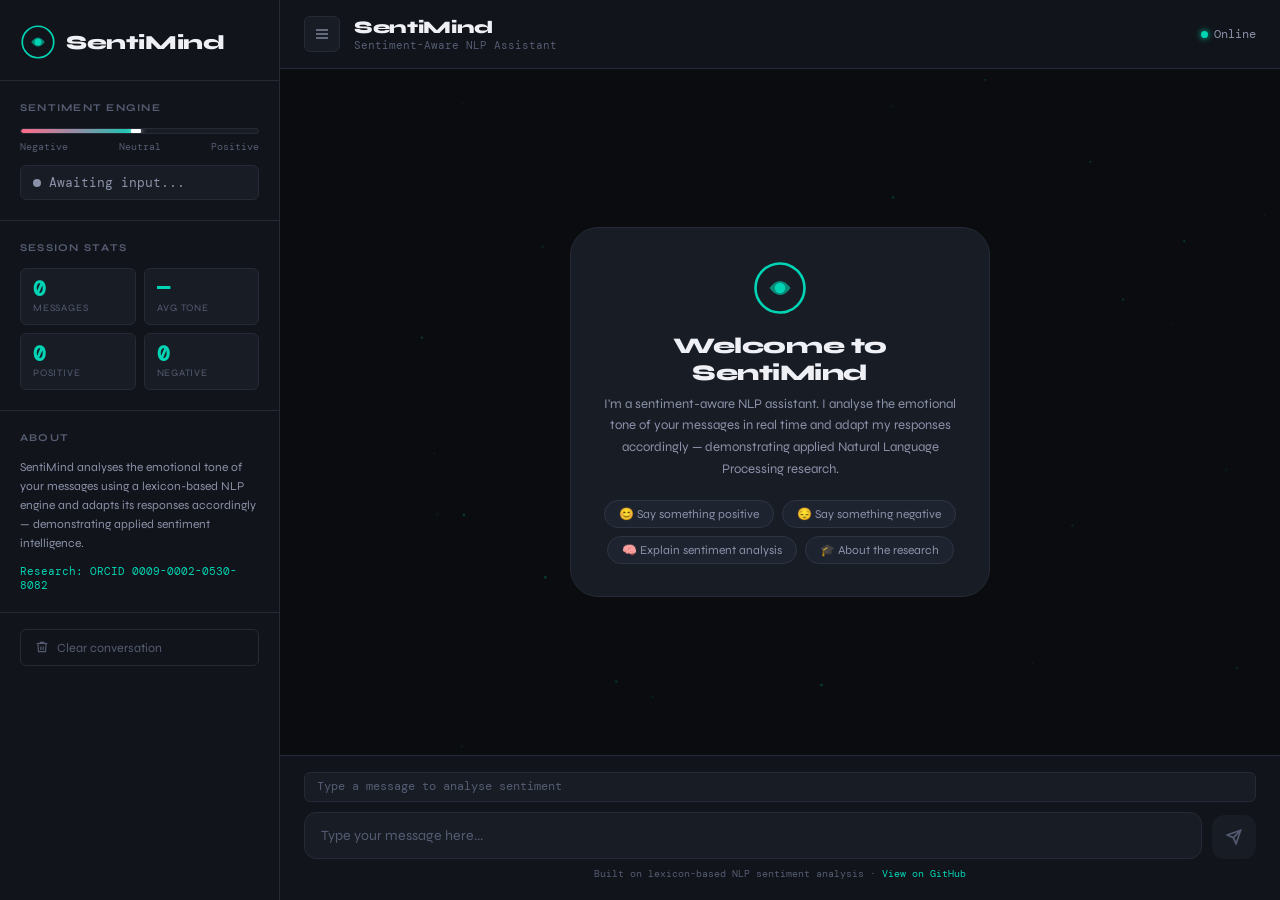
<file: index.html>
<!DOCTYPE html>
<html lang="en">
<head>
  <meta charset="UTF-8" />
  <meta name="viewport" content="width=device-width, initial-scale=1.0" />
  <title>SentiMind — Sentiment-Aware NLP Chatbot</title>
  <link rel="stylesheet" href="style.css" />
  <link href="https://fonts.googleapis.com/css2?family=Syne:wght@400;600;700;800&family=DM+Mono:wght@300;400;500&display=swap" rel="stylesheet" />
</head>
<body>

  <!-- Background canvas for particle effect -->
  <canvas id="bg-canvas"></canvas>

  <div class="app-shell">

    <!-- SIDEBAR -->
    <aside class="sidebar">
      <div class="sidebar-brand">
        <div class="brand-icon">
          <svg viewBox="0 0 32 32" fill="none" xmlns="http://www.w3.org/2000/svg">
            <circle cx="16" cy="16" r="14" stroke="currentColor" stroke-width="1.5"/>
            <path d="M10 16 Q16 8 22 16 Q16 24 10 16Z" fill="currentColor" opacity="0.6"/>
            <circle cx="16" cy="16" r="3" fill="currentColor"/>
          </svg>
        </div>
        <span class="brand-name">SentiMind</span>
      </div>

      <div class="sidebar-section">
        <p class="sidebar-label">Sentiment Engine</p>
        <div class="sentiment-gauge" id="sentiment-gauge">
          <div class="gauge-track">
            <div class="gauge-fill" id="gauge-fill"></div>
          </div>
          <div class="gauge-labels">
            <span>Negative</span>
            <span>Neutral</span>
            <span>Positive</span>
          </div>
        </div>
        <div class="sentiment-badge" id="sentiment-badge">
          <span class="badge-dot" id="badge-dot"></span>
          <span id="badge-label">Awaiting input...</span>
        </div>
      </div>

      <div class="sidebar-section">
        <p class="sidebar-label">Session Stats</p>
        <div class="stats-grid">
          <div class="stat-item">
            <span class="stat-value" id="stat-messages">0</span>
            <span class="stat-key">Messages</span>
          </div>
          <div class="stat-item">
            <span class="stat-value" id="stat-sentiment">—</span>
            <span class="stat-key">Avg Tone</span>
          </div>
          <div class="stat-item">
            <span class="stat-value" id="stat-positive">0</span>
            <span class="stat-key">Positive</span>
          </div>
          <div class="stat-item">
            <span class="stat-value" id="stat-negative">0</span>
            <span class="stat-key">Negative</span>
          </div>
        </div>
      </div>

      <div class="sidebar-section">
        <p class="sidebar-label">About</p>
        <p class="sidebar-about">
          SentiMind analyses the emotional tone of your messages using a lexicon-based NLP engine and adapts its responses accordingly — demonstrating applied sentiment intelligence.
        </p>
        <p class="sidebar-research">
          <a href="https://orcid.org/0009-0002-0530-8082" target="_blank">Research: ORCID 0009-0002-0530-8082</a>
        </p>
      </div>

      <button class="clear-btn" id="clear-btn">
        <svg viewBox="0 0 24 24" fill="none" stroke="currentColor" stroke-width="2"><polyline points="3 6 5 6 21 6"/><path d="M19 6l-1 14H6L5 6"/><path d="M10 11v6M14 11v6"/><path d="M9 6V4h6v2"/></svg>
        Clear conversation
      </button>
    </aside>

    <!-- MAIN CHAT AREA -->
    <main class="chat-main">

      <header class="chat-header">
        <div class="header-left">
          <button class="sidebar-toggle" id="sidebar-toggle">
            <svg viewBox="0 0 24 24" fill="none" stroke="currentColor" stroke-width="2"><line x1="3" y1="6" x2="21" y2="6"/><line x1="3" y1="12" x2="21" y2="12"/><line x1="3" y1="18" x2="21" y2="18"/></svg>
          </button>
          <div class="header-title">
            <h1>SentiMind</h1>
            <span class="header-subtitle">Sentiment-Aware NLP Assistant</span>
          </div>
        </div>
        <div class="header-status">
          <span class="status-dot"></span>
          <span>Online</span>
        </div>
      </header>

      <div class="chat-messages" id="chat-messages">
        <!-- Welcome message injected by JS -->
      </div>

      <!-- Typing indicator -->
      <div class="typing-indicator" id="typing-indicator">
        <div class="typing-bubble">
          <span></span><span></span><span></span>
        </div>
        <span class="typing-text">SentiMind is thinking...</span>
      </div>

      <div class="chat-input-area">
        <div class="sentiment-preview" id="sentiment-preview">
          <span id="preview-label">Type a message to analyse sentiment</span>
        </div>
        <div class="input-row">
          <textarea
            id="user-input"
            placeholder="Type your message here..."
            rows="1"
            maxlength="500"
          ></textarea>
          <button class="send-btn" id="send-btn" disabled>
            <svg viewBox="0 0 24 24" fill="none" stroke="currentColor" stroke-width="2.5">
              <line x1="22" y1="2" x2="11" y2="13"/>
              <polygon points="22 2 15 22 11 13 2 9 22 2"/>
            </svg>
          </button>
        </div>
        <p class="input-hint">Built on lexicon-based NLP sentiment analysis · <a href="https://github.com/JulietChinenyeDuru/chatbot" target="_blank">View on GitHub</a></p>
      </div>

    </main>
  </div>

  <script src="sentiment.js"></script>
  <script src="chatbot.js"></script>
  <script src="app.js"></script>
</body>
</html>
</file>
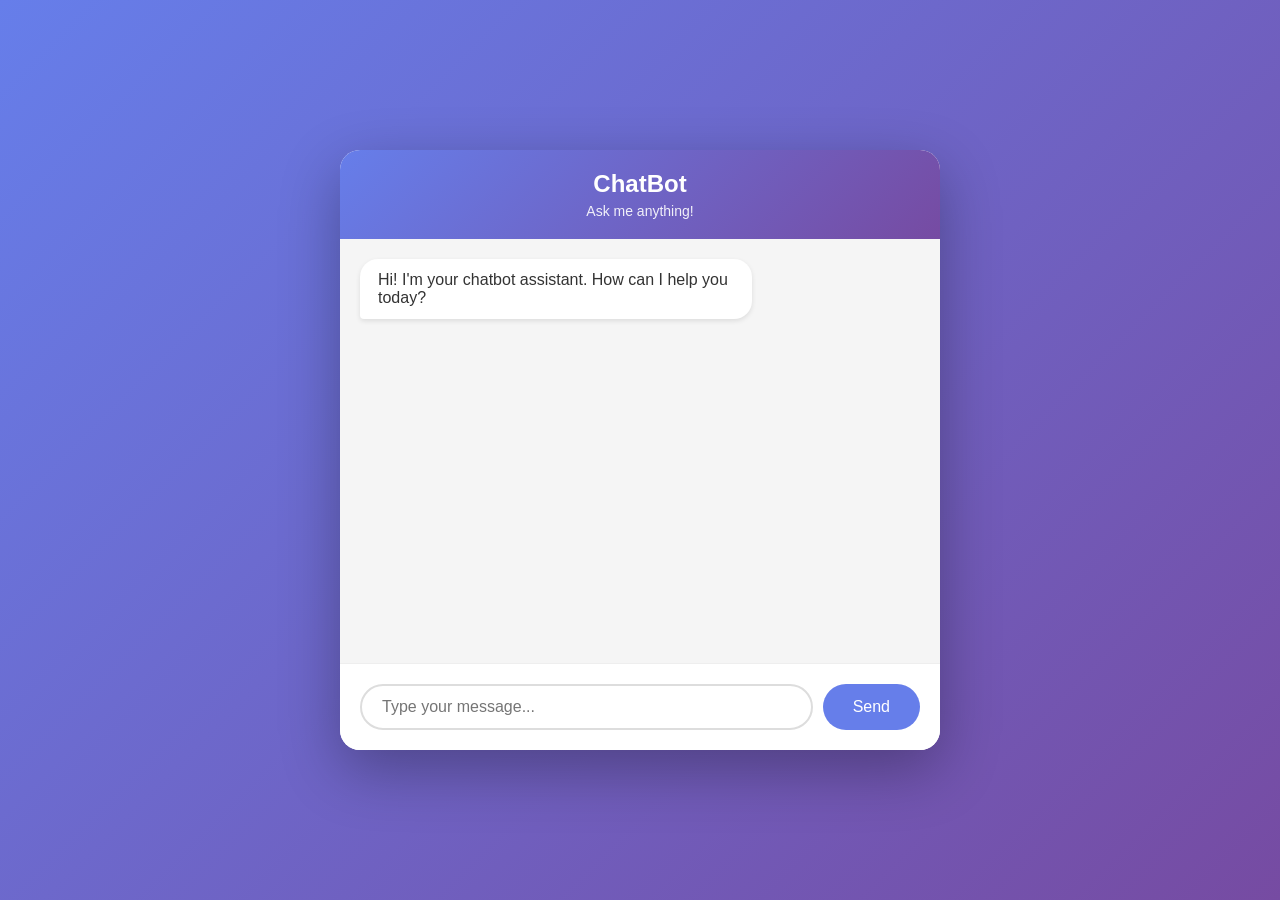
<file: chatbot/index.html>
<!DOCTYPE html>
<html lang="en">
<head>
    <meta charset="UTF-8">
    <meta name="viewport" content="width=device-width, initial-scale=1.0">
    <title>ChatBot</title>
    <link rel="stylesheet" href="style.css">
</head>
<body>
    <div class="chat-container">
        <div class="chat-header">
            <h2>ChatBot</h2>
            <p>Ask me anything!</p>
        </div>
        <div class="chat-messages" id="chatMessages">
            <div class="message bot-message">
                <p>Hi! I'm your chatbot assistant. How can I help you today?</p>
            </div>
        </div>
        <div class="chat-input">
            <input type="text" id="userInput" placeholder="Type your message..." />
            <button id="sendBtn">Send</button>
        </div>
    </div>
    <script src="script.js"></script>
</body>
</html>
</file>
<file: style.css>
/* =============================================================
   SENTIMIND — Sentiment-Aware NLP Chatbot
   Author: Juliet Chinenye Duru
   ============================================================= */

/* ── TOKENS ─────────────────────────────────────────────────── */
:root {
  --bg-base:        #0a0c10;
  --bg-surface:     #11141a;
  --bg-card:        #181c25;
  --bg-hover:       #1e2330;
  --border:         #252a36;
  --border-light:   #2e3444;

  --text-primary:   #eef0f5;
  --text-secondary: #8b91a8;
  --text-muted:     #555c72;

  --accent-teal:    #00d4b4;
  --accent-teal-dim:#00a88f;
  --accent-amber:   #f5a623;
  --accent-rose:    #ff6b8a;
  --accent-violet:  #9b72f5;

  --positive:       #00d4b4;
  --neutral:        #8b91a8;
  --negative:       #ff6b8a;

  --font-display:   'Syne', sans-serif;
  --font-mono:      'DM Mono', monospace;

  --radius-sm:      6px;
  --radius-md:      12px;
  --radius-lg:      20px;
  --radius-xl:      28px;

  --shadow-sm:      0 2px 8px rgba(0,0,0,0.3);
  --shadow-md:      0 8px 32px rgba(0,0,0,0.4);
  --shadow-glow:    0 0 24px rgba(0, 212, 180, 0.15);

  --sidebar-w:      280px;
  --transition:     0.2s ease;
}

/* ── RESET ───────────────────────────────────────────────────── */
*, *::before, *::after { box-sizing: border-box; margin: 0; padding: 0; }
html, body { height: 100%; overflow: hidden; }

body {
  font-family: var(--font-display);
  background: var(--bg-base);
  color: var(--text-primary);
  position: relative;
}

a { color: var(--accent-teal); text-decoration: none; }
a:hover { text-decoration: underline; }

/* ── BACKGROUND CANVAS ───────────────────────────────────────── */
#bg-canvas {
  position: fixed;
  inset: 0;
  pointer-events: none;
  z-index: 0;
  opacity: 0.4;
}

/* ── APP SHELL ───────────────────────────────────────────────── */
.app-shell {
  position: relative;
  z-index: 1;
  display: flex;
  height: 100vh;
  overflow: hidden;
}

/* ── SIDEBAR ─────────────────────────────────────────────────── */
.sidebar {
  width: var(--sidebar-w);
  flex-shrink: 0;
  background: var(--bg-surface);
  border-right: 1px solid var(--border);
  display: flex;
  flex-direction: column;
  gap: 0;
  overflow-y: auto;
  overflow-x: hidden;
  transition: transform var(--transition), width var(--transition);
  scrollbar-width: thin;
  scrollbar-color: var(--border) transparent;
}

.sidebar.collapsed {
  width: 0;
  overflow: hidden;
}

.sidebar-brand {
  display: flex;
  align-items: center;
  gap: 10px;
  padding: 24px 20px 20px;
  border-bottom: 1px solid var(--border);
}

.brand-icon {
  width: 36px;
  height: 36px;
  color: var(--accent-teal);
  flex-shrink: 0;
}

.brand-name {
  font-size: 1.25rem;
  font-weight: 800;
  letter-spacing: -0.02em;
  color: var(--text-primary);
}

.sidebar-section {
  padding: 20px;
  border-bottom: 1px solid var(--border);
}

.sidebar-label {
  font-size: 0.65rem;
  font-weight: 700;
  letter-spacing: 0.12em;
  text-transform: uppercase;
  color: var(--text-muted);
  margin-bottom: 14px;
}

/* Sentiment gauge */
.sentiment-gauge {
  margin-bottom: 12px;
}

.gauge-track {
  height: 6px;
  background: var(--bg-card);
  border-radius: 999px;
  overflow: hidden;
  margin-bottom: 6px;
  border: 1px solid var(--border);
}

.gauge-fill {
  height: 100%;
  width: 50%;
  border-radius: 999px;
  background: linear-gradient(90deg, var(--negative), var(--neutral), var(--positive));
  transition: width 0.6s cubic-bezier(0.34, 1.56, 0.64, 1);
  position: relative;
}

.gauge-fill::after {
  content: '';
  position: absolute;
  right: -1px;
  top: 50%;
  transform: translateY(-50%);
  width: 10px;
  height: 10px;
  border-radius: 50%;
  background: white;
  box-shadow: 0 0 6px rgba(255,255,255,0.6);
}

.gauge-labels {
  display: flex;
  justify-content: space-between;
  font-size: 0.6rem;
  font-family: var(--font-mono);
  color: var(--text-muted);
}

.sentiment-badge {
  display: flex;
  align-items: center;
  gap: 8px;
  padding: 8px 12px;
  background: var(--bg-card);
  border-radius: var(--radius-sm);
  border: 1px solid var(--border);
  font-size: 0.8rem;
  font-family: var(--font-mono);
  color: var(--text-secondary);
  transition: all var(--transition);
}

.badge-dot {
  width: 8px;
  height: 8px;
  border-radius: 50%;
  background: var(--neutral);
  flex-shrink: 0;
  transition: background 0.4s ease, box-shadow 0.4s ease;
}

.badge-dot.positive { background: var(--positive); box-shadow: 0 0 8px var(--positive); }
.badge-dot.negative { background: var(--negative); box-shadow: 0 0 8px var(--negative); }
.badge-dot.neutral  { background: var(--neutral); }

/* Stats grid */
.stats-grid {
  display: grid;
  grid-template-columns: 1fr 1fr;
  gap: 8px;
}

.stat-item {
  background: var(--bg-card);
  border: 1px solid var(--border);
  border-radius: var(--radius-sm);
  padding: 10px 12px;
  display: flex;
  flex-direction: column;
  gap: 2px;
}

.stat-value {
  font-size: 1.3rem;
  font-weight: 700;
  color: var(--accent-teal);
  font-family: var(--font-mono);
  line-height: 1;
}

.stat-key {
  font-size: 0.62rem;
  text-transform: uppercase;
  letter-spacing: 0.08em;
  color: var(--text-muted);
}

/* About section */
.sidebar-about {
  font-size: 0.75rem;
  line-height: 1.6;
  color: var(--text-secondary);
  margin-bottom: 10px;
}

.sidebar-research {
  font-size: 0.7rem;
  font-family: var(--font-mono);
}

/* Clear button */
.clear-btn {
  margin: 16px 20px 24px;
  display: flex;
  align-items: center;
  gap: 8px;
  padding: 10px 14px;
  background: transparent;
  border: 1px solid var(--border);
  border-radius: var(--radius-sm);
  color: var(--text-muted);
  font-family: var(--font-display);
  font-size: 0.78rem;
  cursor: pointer;
  transition: all var(--transition);
}

.clear-btn svg { width: 14px; height: 14px; }
.clear-btn:hover { border-color: var(--accent-rose); color: var(--accent-rose); background: rgba(255,107,138,0.05); }

/* ── CHAT MAIN ───────────────────────────────────────────────── */
.chat-main {
  flex: 1;
  display: flex;
  flex-direction: column;
  overflow: hidden;
  min-width: 0;
}

/* Header */
.chat-header {
  display: flex;
  align-items: center;
  justify-content: space-between;
  padding: 16px 24px;
  border-bottom: 1px solid var(--border);
  background: var(--bg-surface);
  flex-shrink: 0;
}

.header-left {
  display: flex;
  align-items: center;
  gap: 14px;
}

.sidebar-toggle {
  width: 36px;
  height: 36px;
  background: var(--bg-card);
  border: 1px solid var(--border);
  border-radius: var(--radius-sm);
  display: flex;
  align-items: center;
  justify-content: center;
  cursor: pointer;
  color: var(--text-secondary);
  transition: all var(--transition);
}
.sidebar-toggle:hover { border-color: var(--accent-teal); color: var(--accent-teal); }
.sidebar-toggle svg { width: 16px; height: 16px; }

.header-title h1 {
  font-size: 1.1rem;
  font-weight: 800;
  letter-spacing: -0.02em;
}

.header-subtitle {
  font-size: 0.7rem;
  color: var(--text-muted);
  font-family: var(--font-mono);
  display: block;
}

.header-status {
  display: flex;
  align-items: center;
  gap: 6px;
  font-size: 0.75rem;
  color: var(--text-secondary);
  font-family: var(--font-mono);
}

.status-dot {
  width: 7px;
  height: 7px;
  border-radius: 50%;
  background: var(--positive);
  box-shadow: 0 0 6px var(--positive);
  animation: pulse 2s infinite;
}

@keyframes pulse {
  0%, 100% { opacity: 1; }
  50% { opacity: 0.4; }
}

/* Messages area */
.chat-messages {
  flex: 1;
  overflow-y: auto;
  padding: 24px;
  display: flex;
  flex-direction: column;
  gap: 16px;
  scrollbar-width: thin;
  scrollbar-color: var(--border) transparent;
}

/* Message bubbles */
.message {
  display: flex;
  flex-direction: column;
  max-width: 72%;
  animation: messageIn 0.3s cubic-bezier(0.34, 1.56, 0.64, 1) both;
}

@keyframes messageIn {
  from { opacity: 0; transform: translateY(12px) scale(0.96); }
  to   { opacity: 1; transform: translateY(0) scale(1); }
}

.message.user { align-self: flex-end; align-items: flex-end; }
.message.bot  { align-self: flex-start; align-items: flex-start; }

.message-bubble {
  padding: 12px 16px;
  border-radius: var(--radius-lg);
  font-size: 0.88rem;
  line-height: 1.65;
  position: relative;
}

.message.user .message-bubble {
  background: var(--accent-teal);
  color: #050f0d;
  border-bottom-right-radius: var(--radius-sm);
  font-weight: 500;
}

.message.bot .message-bubble {
  background: var(--bg-card);
  color: var(--text-primary);
  border: 1px solid var(--border);
  border-bottom-left-radius: var(--radius-sm);
}

/* Sentiment tag on user messages */
.sentiment-tag {
  font-size: 0.62rem;
  font-family: var(--font-mono);
  padding: 2px 8px;
  border-radius: 999px;
  margin-top: 5px;
  font-weight: 500;
  letter-spacing: 0.04em;
  display: inline-flex;
  align-items: center;
  gap: 4px;
}

.sentiment-tag.positive { background: rgba(0,212,180,0.12); color: var(--positive); border: 1px solid rgba(0,212,180,0.25); }
.sentiment-tag.negative { background: rgba(255,107,138,0.12); color: var(--negative); border: 1px solid rgba(255,107,138,0.25); }
.sentiment-tag.neutral  { background: rgba(139,145,168,0.12); color: var(--neutral);  border: 1px solid rgba(139,145,168,0.25); }

.message-time {
  font-size: 0.6rem;
  color: var(--text-muted);
  font-family: var(--font-mono);
  margin-top: 4px;
  padding: 0 4px;
}

/* Score breakdown on bot messages */
.score-breakdown {
  margin-top: 8px;
  padding: 8px 12px;
  background: var(--bg-hover);
  border-radius: var(--radius-sm);
  border: 1px solid var(--border-light);
  font-size: 0.7rem;
  font-family: var(--font-mono);
  color: var(--text-secondary);
}

.score-row {
  display: flex;
  align-items: center;
  gap: 8px;
  margin-bottom: 4px;
}
.score-row:last-child { margin-bottom: 0; }

.score-bar-bg {
  flex: 1;
  height: 4px;
  background: var(--bg-base);
  border-radius: 999px;
  overflow: hidden;
}

.score-bar {
  height: 100%;
  border-radius: 999px;
  transition: width 0.5s ease;
}

.score-bar.pos { background: var(--positive); }
.score-bar.neg { background: var(--negative); }
.score-bar.neu { background: var(--neutral); }

.score-label { width: 52px; color: var(--text-muted); }
.score-pct   { width: 34px; text-align: right; }

/* Typing indicator */
.typing-indicator {
  display: none;
  align-items: center;
  gap: 10px;
  padding: 8px 24px;
  flex-shrink: 0;
}

.typing-indicator.visible { display: flex; }

.typing-bubble {
  display: flex;
  align-items: center;
  gap: 4px;
  padding: 10px 14px;
  background: var(--bg-card);
  border: 1px solid var(--border);
  border-radius: var(--radius-lg);
  border-bottom-left-radius: var(--radius-sm);
}

.typing-bubble span {
  width: 6px;
  height: 6px;
  border-radius: 50%;
  background: var(--accent-teal);
  animation: typingDot 1.2s infinite ease-in-out;
}

.typing-bubble span:nth-child(2) { animation-delay: 0.2s; }
.typing-bubble span:nth-child(3) { animation-delay: 0.4s; }

@keyframes typingDot {
  0%, 60%, 100% { transform: translateY(0); opacity: 0.4; }
  30% { transform: translateY(-4px); opacity: 1; }
}

.typing-text {
  font-size: 0.72rem;
  color: var(--text-muted);
  font-family: var(--font-mono);
}

/* ── INPUT AREA ──────────────────────────────────────────────── */
.chat-input-area {
  padding: 16px 24px 20px;
  border-top: 1px solid var(--border);
  background: var(--bg-surface);
  flex-shrink: 0;
}

.sentiment-preview {
  padding: 6px 12px;
  margin-bottom: 10px;
  background: var(--bg-card);
  border: 1px solid var(--border);
  border-radius: var(--radius-sm);
  font-size: 0.72rem;
  font-family: var(--font-mono);
  color: var(--text-muted);
  transition: all var(--transition);
  min-height: 30px;
  display: flex;
  align-items: center;
}

.sentiment-preview.positive { border-color: rgba(0,212,180,0.4); color: var(--positive); background: rgba(0,212,180,0.05); }
.sentiment-preview.negative { border-color: rgba(255,107,138,0.4); color: var(--negative); background: rgba(255,107,138,0.05); }
.sentiment-preview.neutral  { border-color: var(--border-light); color: var(--text-secondary); }

.input-row {
  display: flex;
  gap: 10px;
  align-items: flex-end;
}

textarea#user-input {
  flex: 1;
  background: var(--bg-card);
  border: 1px solid var(--border);
  border-radius: var(--radius-md);
  color: var(--text-primary);
  font-family: var(--font-display);
  font-size: 0.88rem;
  padding: 12px 16px;
  resize: none;
  outline: none;
  line-height: 1.5;
  max-height: 140px;
  overflow-y: auto;
  transition: border-color var(--transition), box-shadow var(--transition);
  scrollbar-width: thin;
}

textarea#user-input::placeholder { color: var(--text-muted); }
textarea#user-input:focus {
  border-color: var(--accent-teal-dim);
  box-shadow: 0 0 0 3px rgba(0,212,180,0.08);
}

.send-btn {
  width: 44px;
  height: 44px;
  border-radius: var(--radius-md);
  background: var(--accent-teal);
  border: none;
  color: #050f0d;
  display: flex;
  align-items: center;
  justify-content: center;
  cursor: pointer;
  flex-shrink: 0;
  transition: all var(--transition);
  box-shadow: var(--shadow-glow);
}

.send-btn:hover:not(:disabled) {
  background: #00f0cc;
  transform: scale(1.05);
}

.send-btn:disabled {
  background: var(--bg-card);
  color: var(--text-muted);
  box-shadow: none;
  cursor: not-allowed;
}

.send-btn svg { width: 16px; height: 16px; }

.input-hint {
  font-size: 0.65rem;
  color: var(--text-muted);
  font-family: var(--font-mono);
  margin-top: 8px;
  text-align: center;
}

/* ── WELCOME MESSAGE ─────────────────────────────────────────── */
.welcome-card {
  align-self: center;
  text-align: center;
  max-width: 420px;
  padding: 32px;
  background: var(--bg-card);
  border: 1px solid var(--border);
  border-radius: var(--radius-xl);
  margin: auto;
  animation: messageIn 0.5s ease both;
}

.welcome-icon {
  width: 56px;
  height: 56px;
  margin: 0 auto 16px;
  color: var(--accent-teal);
}

.welcome-card h2 {
  font-size: 1.4rem;
  font-weight: 800;
  margin-bottom: 8px;
  letter-spacing: -0.02em;
}

.welcome-card p {
  font-size: 0.82rem;
  color: var(--text-secondary);
  line-height: 1.65;
  margin-bottom: 20px;
}

.welcome-chips {
  display: flex;
  flex-wrap: wrap;
  gap: 8px;
  justify-content: center;
}

.chip {
  padding: 6px 14px;
  background: var(--bg-hover);
  border: 1px solid var(--border-light);
  border-radius: 999px;
  font-size: 0.75rem;
  color: var(--text-secondary);
  cursor: pointer;
  transition: all var(--transition);
  font-family: var(--font-display);
}

.chip:hover {
  border-color: var(--accent-teal);
  color: var(--accent-teal);
  background: rgba(0,212,180,0.05);
}

/* ── SCROLLBARS ──────────────────────────────────────────────── */
::-webkit-scrollbar { width: 5px; }
::-webkit-scrollbar-track { background: transparent; }
::-webkit-scrollbar-thumb { background: var(--border); border-radius: 999px; }

/* ── RESPONSIVE ──────────────────────────────────────────────── */
@media (max-width: 700px) {
  .sidebar { position: absolute; z-index: 10; height: 100%; transform: translateX(0); }
  .sidebar.collapsed { transform: translateX(-100%); width: var(--sidebar-w); overflow: auto; }
  .message { max-width: 88%; }
  .chat-header { padding: 12px 16px; }
  .chat-messages { padding: 16px; }
  .chat-input-area { padding: 12px 16px 16px; }
}
</file>
<file: chatbot/style.css>
* {
    margin: 0;
    padding: 0;
    box-sizing: border-box;
}

body {
    font-family: 'Segoe UI', Tahoma, Geneva, Verdana, sans-serif;
    background: linear-gradient(135deg, #667eea 0%, #764ba2 100%);
    min-height: 100vh;
    display: flex;
    justify-content: center;
    align-items: center;
    padding: 20px;
}

.chat-container {
    background: white;
    border-radius: 20px;
    width: 100%;
    max-width: 600px;
    height: 600px;
    display: flex;
    flex-direction: column;
    box-shadow: 0 20px 60px rgba(0, 0, 0, 0.3);
    overflow: hidden;
}

.chat-header {
    background: linear-gradient(135deg, #667eea 0%, #764ba2 100%);
    color: white;
    padding: 20px;
    text-align: center;
}

.chat-header h2 {
    margin-bottom: 5px;
}

.chat-header p {
    font-size: 14px;
    opacity: 0.9;
}

.chat-messages {
    flex: 1;
    padding: 20px;
    overflow-y: auto;
    background: #f5f5f5;
}

.message {
    margin-bottom: 15px;
    display: flex;
    animation: fadeIn 0.3s ease-in;
}

@keyframes fadeIn {
    from {
        opacity: 0;
        transform: translateY(10px);
    }
    to {
        opacity: 1;
        transform: translateY(0);
    }
}

.message p {
    padding: 12px 18px;
    border-radius: 18px;
    max-width: 70%;
    word-wrap: break-word;
}

.user-message {
    justify-content: flex-end;
}

.user-message p {
    background: #667eea;
    color: white;
    border-bottom-right-radius: 4px;
}

.bot-message p {
    background: white;
    color: #333;
    border-bottom-left-radius: 4px;
    box-shadow: 0 2px 5px rgba(0, 0, 0, 0.1);
}

.chat-input {
    display: flex;
    padding: 20px;
    background: white;
    border-top: 1px solid #eee;
}

#userInput {
    flex: 1;
    padding: 12px 20px;
    border: 2px solid #ddd;
    border-radius: 25px;
    font-size: 16px;
    outline: none;
    transition: border-color 0.3s;
}

#userInput:focus {
    border-color: #667eea;
}

#sendBtn {
    margin-left: 10px;
    padding: 12px 30px;
    background: #667eea;
    color: white;
    border: none;
    border-radius: 25px;
    font-size: 16px;
    cursor: pointer;
    transition: background 0.3s;
}

#sendBtn:hover {
    background: #5568d3;
}

.chat-messages::-webkit-scrollbar {
    width: 8px;
}

.chat-messages::-webkit-scrollbar-track {
    background: #f1f1f1;
}

.chat-messages::-webkit-scrollbar-thumb {
    background: #888;
    border-radius: 4px;
}

.chat-messages::-webkit-scrollbar-thumb:hover {
    background: #555;
}
</file>
